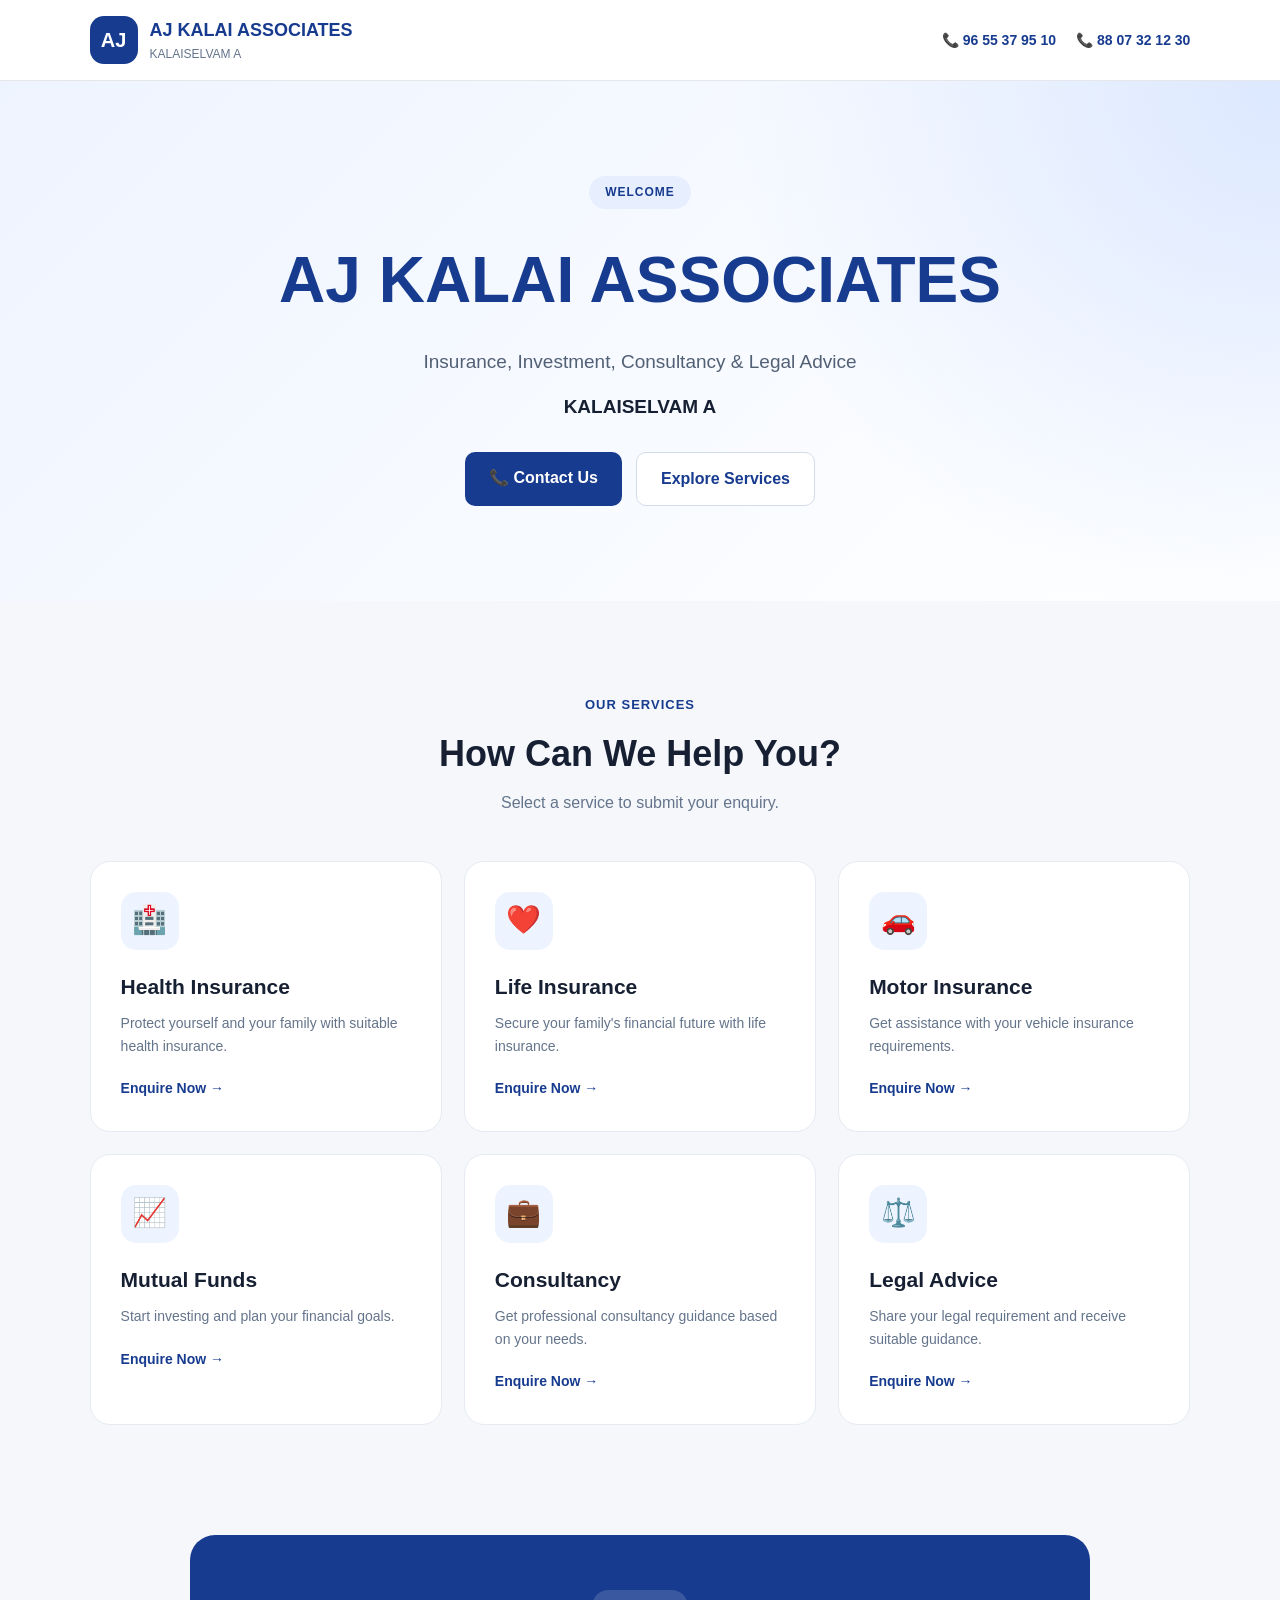
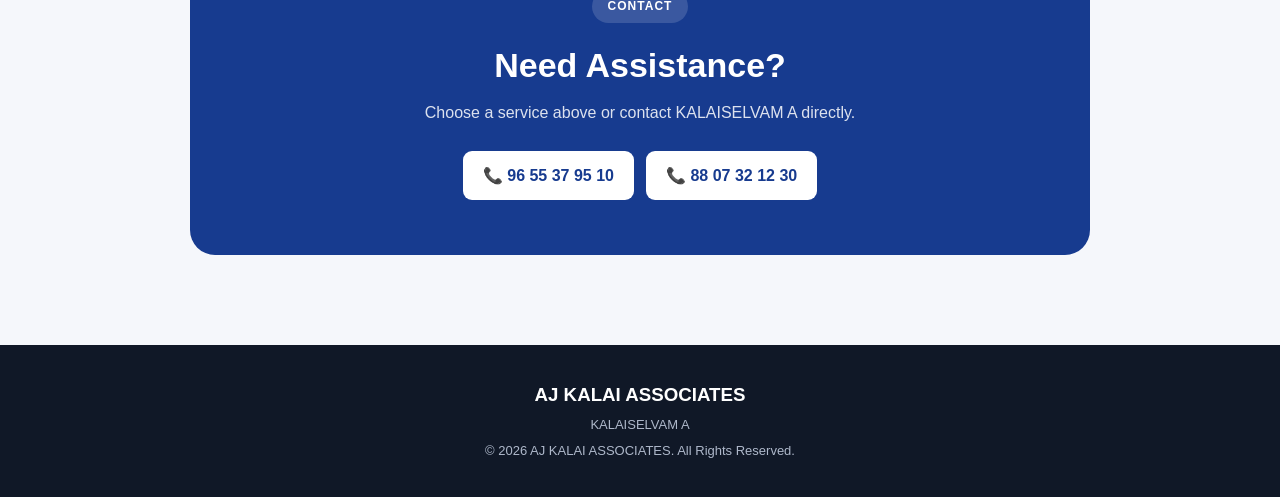
<file: index.html>
<!DOCTYPE html>
<html lang="en">
<head>
    <meta charset="UTF-8">
    <meta name="viewport" content="width=device-width, initial-scale=1.0">

    <title>AJ KALAI ASSOCIATES</title>

    <link rel="stylesheet" href="style.css">
</head>

<body>

<header class="header">
    <div class="brand">
        <div class="logo">AJ</div>
        <div>
            <h1>AJ KALAI ASSOCIATES</h1>
            <p>KALAISELVAM A</p>
        </div>
    </div>

    <div class="header-contact">
        <a href="tel:9655379510">📞 96 55 37 95 10</a>
        <a href="tel:8807321230">📞 88 07 32 12 30</a>
    </div>
</header>

<main>

<section class="hero">
    <div class="hero-content">
        <span class="badge">WELCOME</span>

        <h2>AJ KALAI ASSOCIATES</h2>

        <p>
            Insurance, Investment, Consultancy &amp; Legal Advice
        </p>

        <p class="hero-owner">
            KALAISELVAM A
        </p>

        <div class="hero-buttons">
            <a href="tel:9655379510" class="btn primary">
                📞 Contact Us
            </a>

            <a href="#services" class="btn secondary">
                Explore Services
            </a>
        </div>
    </div>
</section>


<section class="services-section" id="services">

    <div class="section-title">
        <span>OUR SERVICES</span>
        <h2>How Can We Help You?</h2>
        <p>Select a service to submit your enquiry.</p>
    </div>


    <div class="services-grid">

        <!-- Health Insurance -->
        <a href="health-insurance.html" class="service-card">
            <div class="service-icon">🏥</div>

            <h3>Health Insurance</h3>

            <p>
                Protect yourself and your family
                with suitable health insurance.
            </p>

            <span class="service-link">
                Enquire Now →
            </span>
        </a>


        <!-- Life Insurance -->
        <a href="life-insurance.html" class="service-card">
            <div class="service-icon">❤️</div>

            <h3>Life Insurance</h3>

            <p>
                Secure your family's financial future
                with life insurance.
            </p>

            <span class="service-link">
                Enquire Now →
            </span>
        </a>


        <!-- Motor Insurance -->
        <a href="motor-insurance.html" class="service-card">
            <div class="service-icon">🚗</div>

            <h3>Motor Insurance</h3>

            <p>
                Get assistance with your vehicle
                insurance requirements.
            </p>

            <span class="service-link">
                Enquire Now →
            </span>
        </a>


        <!-- Mutual Funds -->
        <a href="mutual-funds.html" class="service-card">
            <div class="service-icon">📈</div>

            <h3>Mutual Funds</h3>

            <p>
                Start investing and plan your
                financial goals.
            </p>

            <span class="service-link">
                Enquire Now →
            </span>
        </a>


        <!-- Consultancy -->
        <a href="consultancy.html" class="service-card">
            <div class="service-icon">💼</div>

            <h3>Consultancy</h3>

            <p>
                Get professional consultancy
                guidance based on your needs.
            </p>

            <span class="service-link">
                Enquire Now →
            </span>
        </a>


        <!-- Legal Advice -->
        <a href="legal-advice.html" class="service-card">
            <div class="service-icon">⚖️</div>

            <h3>Legal Advice</h3>

            <p>
                Share your legal requirement
                and receive suitable guidance.
            </p>

            <span class="service-link">
                Enquire Now →
            </span>
        </a>

    </div>

</section>


<section class="contact-section">

    <div class="contact-box">

        <span class="badge">CONTACT</span>

        <h2>Need Assistance?</h2>

        <p>
            Choose a service above or contact
            KALAISELVAM A directly.
        </p>

        <div class="phone-buttons">

            <a href="tel:9655379510">
                📞 96 55 37 95 10
            </a>

            <a href="tel:8807321230">
                📞 88 07 32 12 30
            </a>

        </div>

    </div>

</section>

</main>


<footer class="footer">

    <h3>AJ KALAI ASSOCIATES</h3>

    <p>KALAISELVAM A</p>

    <p>
        © 2026 AJ KALAI ASSOCIATES.
        All Rights Reserved.
    </p>

</footer>

<script src="script.js"></script>

</body>
</html>
</file>
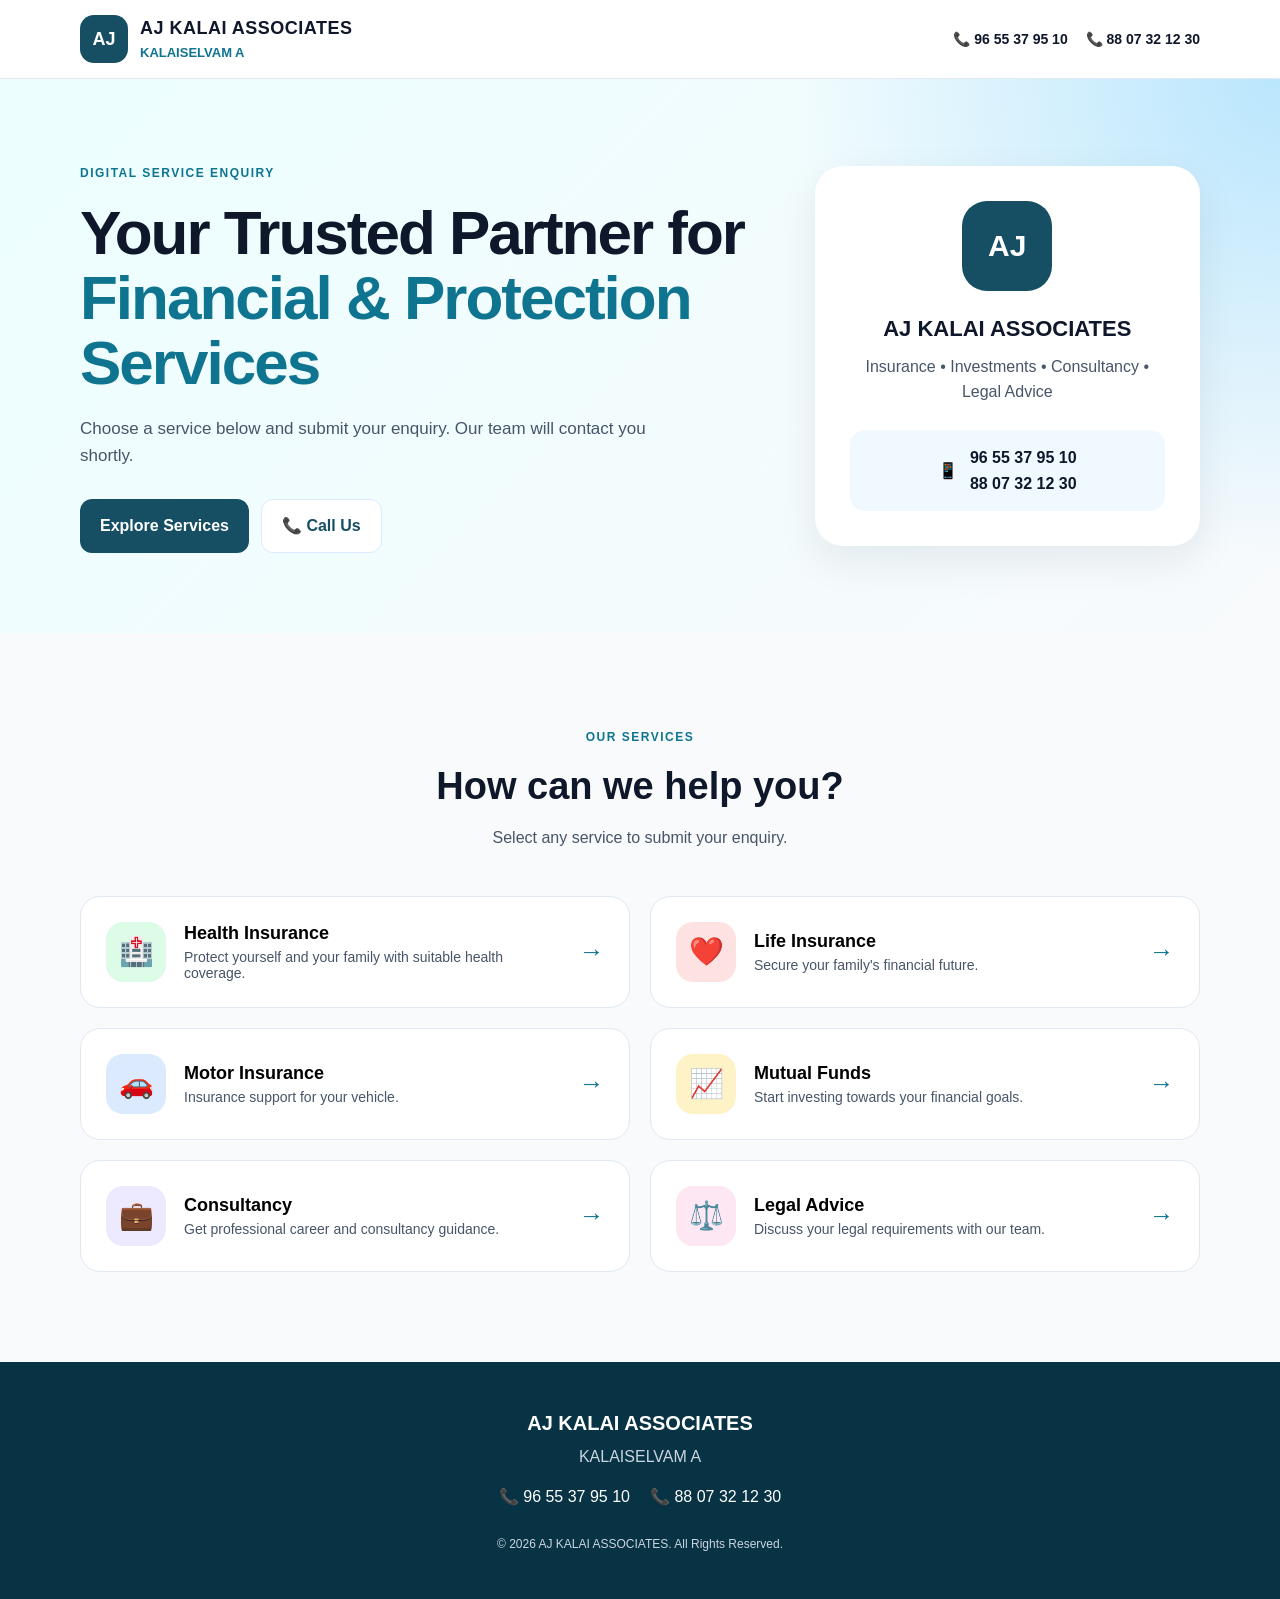
<file: version 1/index.html>
<!DOCTYPE html>
<html lang="en">
<head>
    <meta charset="UTF-8">
    <meta name="viewport" content="width=device-width, initial-scale=1.0">

    <meta name="description"
          content="AJ Kalai Associates - Insurance, Mutual Funds, Consultancy and Legal Advice">

    <title>AJ KALAI ASSOCIATES | Digital Service Enquiry</title>

    <link rel="stylesheet" href="style.css">
</head>

<body>

    <!-- ================= HEADER ================= -->
    <header class="header">
        <div class="container header-content">

            <div class="brand">
                <div class="brand-icon">AJ</div>

                <div>
                    <h1>AJ KALAI ASSOCIATES</h1>
                    <p>KALAISELVAM A</p>
                </div>
            </div>

            <div class="contact-top">
                <a href="tel:9655379510">📞 96 55 37 95 10</a>
                <a href="tel:8807321230">📞 88 07 32 12 30</a>
            </div>

        </div>
    </header>


    <!-- ================= HERO ================= -->
    <section class="hero">
        <div class="container hero-content">

            <div class="hero-text">
                <span class="badge">DIGITAL SERVICE ENQUIRY</span>

                <h2>
                    Your Trusted Partner for
                    <span>Financial & Protection Services</span>
                </h2>

                <p>
                    Choose a service below and submit your enquiry.
                    Our team will contact you shortly.
                </p>

                <div class="hero-buttons">
                    <a href="#services" class="primary-btn">
                        Explore Services
                    </a>

                    <a href="tel:9655379510" class="secondary-btn">
                        📞 Call Us
                    </a>
                </div>
            </div>

            <div class="hero-card">
                <div class="hero-card-icon">AJ</div>

                <h3>AJ KALAI ASSOCIATES</h3>

                <p>
                    Insurance • Investments • Consultancy • Legal Advice
                </p>

                <div class="phone-box">
                    <span>📱</span>
                    <div>
                        <strong>96 55 37 95 10</strong>
                        <strong>88 07 32 12 30</strong>
                    </div>
                </div>
            </div>

        </div>
    </section>


    <!-- ================= SERVICES ================= -->
    <section class="services-section" id="services">

        <div class="container">

            <div class="section-heading">
                <span class="section-label">OUR SERVICES</span>

                <h2>
                    How can we help you?
                </h2>

                <p>
                    Select any service to submit your enquiry.
                </p>
            </div>


            <div class="services-grid">

                <!-- HEALTH -->
                <button class="service-card"
                        onclick="openForm('health')">

                    <div class="service-icon health">
                        🏥
                    </div>

                    <div>
                        <h3>Health Insurance</h3>
                        <p>
                            Protect yourself and your family
                            with suitable health coverage.
                        </p>
                    </div>

                    <span class="arrow">→</span>
                </button>


                <!-- LIFE -->
                <button class="service-card"
                        onclick="openForm('life')">

                    <div class="service-icon life">
                        ❤️
                    </div>

                    <div>
                        <h3>Life Insurance</h3>
                        <p>
                            Secure your family's financial future.
                        </p>
                    </div>

                    <span class="arrow">→</span>
                </button>


                <!-- MOTOR -->
                <button class="service-card"
                        onclick="openForm('motor')">

                    <div class="service-icon motor">
                        🚗
                    </div>

                    <div>
                        <h3>Motor Insurance</h3>
                        <p>
                            Insurance support for your vehicle.
                        </p>
                    </div>

                    <span class="arrow">→</span>
                </button>


                <!-- MUTUAL FUNDS -->
                <button class="service-card"
                        onclick="openForm('mutual')">

                    <div class="service-icon mutual">
                        📈
                    </div>

                    <div>
                        <h3>Mutual Funds</h3>
                        <p>
                            Start investing towards your financial goals.
                        </p>
                    </div>

                    <span class="arrow">→</span>
                </button>


                <!-- CONSULTANCY -->
                <button class="service-card"
                        onclick="openForm('consultancy')">

                    <div class="service-icon consultancy">
                        💼
                    </div>

                    <div>
                        <h3>Consultancy</h3>
                        <p>
                            Get professional career and
                            consultancy guidance.
                        </p>
                    </div>

                    <span class="arrow">→</span>
                </button>


                <!-- LEGAL -->
                <button class="service-card"
                        onclick="openForm('legal')">

                    <div class="service-icon legal">
                        ⚖️
                    </div>

                    <div>
                        <h3>Legal Advice</h3>
                        <p>
                            Discuss your legal requirements
                            with our team.
                        </p>
                    </div>

                    <span class="arrow">→</span>
                </button>

            </div>

        </div>
    </section>


    <!-- ================= FORM SECTION ================= -->
    <section class="form-section hidden" id="formSection">

        <div class="container">

            <button class="back-btn"
                    onclick="closeForm()">
                ← Back to Services
            </button>


            <div class="form-wrapper">

                <div class="form-header">

                    <div class="form-service-icon"
                         id="formIcon">
                        🏥
                    </div>

                    <div>
                        <span class="section-label">
                            ENQUIRY FORM
                        </span>

                        <h2 id="formTitle">
                            Health Insurance
                        </h2>

                        <p id="formDescription">
                            Tell us your requirements.
                        </p>
                    </div>

                </div>


                <form id="enquiryForm">

                    <!-- SERVICE TYPE -->
                    <input type="hidden"
                           id="serviceType"
                           name="service">


                    <!-- ================= HEALTH ================= -->
                    <div id="healthForm"
                         class="service-form hidden">

                        <h3 class="form-section-title">
                            Self Details
                        </h3>

                        <div class="form-grid">

                            <div class="field">
                                <label>
                                    Gender <span>*</span>
                                </label>

                                <div class="radio-group">

                                    <label class="radio-option">
                                        <input type="radio"
                                               name="healthGender"
                                               value="Male"
                                               required>
                                        Male
                                    </label>

                                    <label class="radio-option">
                                        <input type="radio"
                                               name="healthGender"
                                               value="Female">
                                        Female
                                    </label>

                                </div>
                            </div>


                            <div class="field">
                                <label for="healthDob">
                                    Date of Birth <span>*</span>
                                </label>

                                <input type="date"
                                       id="healthDob"
                                       name="healthDob">
                            </div>

                        </div>


                        <h3 class="form-section-title">
                            Spouse Details
                        </h3>

                        <div class="form-grid">

                            <div class="field full">
                                <label for="spouseDob">
                                    Spouse Date of Birth
                                </label>

                                <input type="date"
                                       id="spouseDob"
                                       name="spouseDob">
                            </div>

                        </div>


                        <h3 class="form-section-title">
                            Children Details
                        </h3>

                        <!-- SONS -->
                        <div class="form-grid">

                            <div class="field">
                                <label for="numberOfSons">
                                    Number of Sons
                                </label>

                                <select id="numberOfSons"
                                        name="numberOfSons"
                                        onchange="updateChildrenFields()">

                                    <option value="0">0</option>
                                    <option value="1">1</option>
                                    <option value="2">2</option>

                                </select>
                            </div>

                        </div>


                        <div id="sonFields"></div>


                        <!-- DAUGHTERS -->
                        <div class="form-grid">

                            <div class="field">
                                <label for="numberOfDaughters">
                                    Number of Daughters
                                </label>

                                <select id="numberOfDaughters"
                                        name="numberOfDaughters"
                                        onchange="updateChildrenFields()">

                                    <option value="0">0</option>
                                    <option value="1">1</option>
                                    <option value="2">2</option>

                                </select>
                            </div>

                        </div>


                        <div id="daughterFields"></div>


                        <h3 class="form-section-title">
                            Contact Details
                        </h3>

                        <div class="form-grid">

                            <div class="field">
                                <label for="healthPincode">
                                    Pincode <span>*</span>
                                </label>

                                <input type="text"
                                       id="healthPincode"
                                       name="healthPincode"
                                       maxlength="6"
                                       inputmode="numeric"
                                       placeholder="Enter 6-digit pincode">
                            </div>


                            <div class="field">
                                <label for="healthMobile">
                                    Mobile Number <span>*</span>
                                </label>

                                <input type="tel"
                                       id="healthMobile"
                                       name="healthMobile"
                                       maxlength="10"
                                       inputmode="numeric"
                                       placeholder="Enter mobile number">
                            </div>

                        </div>

                    </div>


                    <!-- ================= LIFE ================= -->
                    <div id="lifeForm"
                         class="service-form hidden">

                        <h3 class="form-section-title">
                            Life Insurance Details
                        </h3>

                        <div class="form-grid">

                            <div class="field">
                                <label for="lifeName">
                                    Name <span>*</span>
                                </label>

                                <input type="text"
                                       id="lifeName"
                                       name="lifeName"
                                       placeholder="Enter your name">
                            </div>


                            <div class="field">
                                <label for="lifeDob">
                                    Date of Birth <span>*</span>
                                </label>

                                <input type="date"
                                       id="lifeDob"
                                       name="lifeDob">
                            </div>


                            <div class="field">
                                <label for="lifeMobile">
                                    Mobile Number <span>*</span>
                                </label>

                                <input type="tel"
                                       id="lifeMobile"
                                       name="lifeMobile"
                                       maxlength="10"
                                       inputmode="numeric"
                                       placeholder="Enter mobile number">
                            </div>


                            <div class="field">
                                <label for="coverage">
                                    Expected Coverage <span>*</span>
                                </label>

                                <select id="coverage"
                                        name="coverage">

                                    <option value="">
                                        Select Coverage
                                    </option>

                                    <option>₹50 Lakhs</option>
                                    <option>₹1 Crore</option>
                                    <option>₹2 Crores</option>
                                    <option>₹3 Crores</option>
                                    <option>Other</option>

                                </select>
                            </div>

                        </div>

                    </div>


                    <!-- ================= MOTOR ================= -->
                    <div id="motorForm"
                         class="service-form hidden">

                        <h3 class="form-section-title">
                            Motor Insurance Details
                        </h3>

                        <div class="form-grid">

                            <div class="field">
                                <label for="motorName">
                                    Name <span>*</span>
                                </label>

                                <input type="text"
                                       id="motorName"
                                       name="motorName"
                                       placeholder="Enter your name">
                            </div>


                            <div class="field">
                                <label for="motorMobile">
                                    Mobile Number <span>*</span>
                                </label>

                                <input type="tel"
                                       id="motorMobile"
                                       name="motorMobile"
                                       maxlength="10"
                                       inputmode="numeric"
                                       placeholder="Enter mobile number">
                            </div>


                            <div class="field">
                                <label for="vehicleType">
                                    Vehicle Type <span>*</span>
                                </label>

                                <select id="vehicleType"
                                        name="vehicleType">

                                    <option value="">
                                        Select Vehicle
                                    </option>

                                    <option>Two Wheeler</option>
                                    <option>Car</option>
                                    <option>Commercial Vehicle</option>

                                </select>
                            </div>


                            <div class="field">
                                <label for="registrationNumber">
                                    Vehicle Registration Number <span>*</span>
                                </label>

                                <input type="text"
                                       id="registrationNumber"
                                       name="registrationNumber"
                                       placeholder="Example: TN01AB1234">
                            </div>


                            <div class="field full">
                                <label for="policyExpiry">
                                    Policy Expiry Date <span>*</span>
                                </label>

                                <input type="date"
                                       id="policyExpiry"
                                       name="policyExpiry">
                            </div>

                        </div>

                    </div>


                    <!-- ================= MUTUAL FUNDS ================= -->
                    <div id="mutualForm"
                         class="service-form hidden">

                        <h3 class="form-section-title">
                            Mutual Funds Details
                        </h3>

                        <div class="form-grid">

                            <div class="field">
                                <label for="mutualName">
                                    Name <span>*</span>
                                </label>

                                <input type="text"
                                       id="mutualName"
                                       name="mutualName"
                                       placeholder="Enter your name">
                            </div>


                            <div class="field">
                                <label for="mutualDob">
                                    Date of Birth <span>*</span>
                                </label>

                                <input type="date"
                                       id="mutualDob"
                                       name="mutualDob">
                            </div>


                            <div class="field">
                                <label for="mutualMobile">
                                    Mobile Number <span>*</span>
                                </label>

                                <input type="tel"
                                       id="mutualMobile"
                                       name="mutualMobile"
                                       maxlength="10"
                                       inputmode="numeric"
                                       placeholder="Enter mobile number">
                            </div>


                            <div class="field">
                                <label for="sipAmount">
                                    Monthly SIP Amount <span>*</span>
                                </label>

                                <select id="sipAmount"
                                        name="sipAmount">

                                    <option value="">
                                        Select SIP Amount
                                    </option>

                                    <option>₹500</option>
                                    <option>₹1,000</option>
                                    <option>₹2,000</option>
                                    <option>₹5,000</option>
                                    <option>₹10,000+</option>
                                    <option>Other</option>

                                </select>
                            </div>


                            <div class="field full">
                                <label for="investmentGoal">
                                    Investment Goal <span>*</span>
                                </label>

                                <select id="investmentGoal"
                                        name="investmentGoal">

                                    <option value="">
                                        Select Goal
                                    </option>

                                    <option>Wealth Creation</option>
                                    <option>Child Education</option>
                                    <option>Retirement</option>
                                    <option>Other</option>

                                </select>
                            </div>

                        </div>

                    </div>


                    <!-- ================= CONSULTANCY ================= -->
                    <div id="consultancyForm"
                         class="service-form hidden">

                        <h3 class="form-section-title">
                            Consultancy Details
                        </h3>

                        <div class="form-grid">

                            <div class="field">
                                <label for="consultName">
                                    Name <span>*</span>
                                </label>

                                <input type="text"
                                       id="consultName"
                                       name="consultName"
                                       placeholder="Enter your name">
                            </div>


                            <div class="field">
                                <label for="consultMobile">
                                    Mobile Number <span>*</span>
                                </label>

                                <input type="tel"
                                       id="consultMobile"
                                       name="consultMobile"
                                       maxlength="10"
                                       inputmode="numeric"
                                       placeholder="Enter mobile number">
                            </div>


                            <div class="field full">
                                <label for="profession">
                                    Job / Profession <span>*</span>
                                </label>

                                <select id="profession"
                                        name="profession">

                                    <option value="">
                                        Select Profession
                                    </option>

                                    <option>IT</option>
                                    <option>Non-IT</option>
                                    <option>Teaching</option>
                                    <option>Business</option>
                                    <option>Government</option>
                                    <option>Abroad</option>
                                    <option>Other</option>

                                </select>
                            </div>

                        </div>

                    </div>


                    <!-- ================= LEGAL ================= -->
                    <div id="legalForm"
                         class="service-form hidden">

                        <h3 class="form-section-title">
                            Legal Advice Details
                        </h3>

                        <div class="form-grid">

                            <div class="field">
                                <label for="legalName">
                                    Name <span>*</span>
                                </label>

                                <input type="text"
                                       id="legalName"
                                       name="legalName"
                                       placeholder="Enter your name">
                            </div>


                            <div class="field">
                                <label for="legalMobile">
                                    Mobile Number <span>*</span>
                                </label>

                                <input type="tel"
                                       id="legalMobile"
                                       name="legalMobile"
                                       maxlength="10"
                                       inputmode="numeric"
                                       placeholder="Enter mobile number">
                            </div>


                            <div class="field full">
                                <label for="legalRequirement">
                                    Legal Requirement <span>*</span>
                                </label>

                                <select id="legalRequirement"
                                        name="legalRequirement">

                                    <option value="">
                                        Select Requirement
                                    </option>

                                    <option>Property</option>
                                    <option>Civil</option>
                                    <option>Criminal</option>
                                    <option>Family</option>
                                    <option>Documentation</option>
                                    <option>Other</option>

                                </select>
                            </div>


                            <div class="field full">
                                <label for="legalDescription">
                                    Briefly Explain Your Requirement
                                    <span>*</span>
                                </label>

                                <textarea id="legalDescription"
                                          name="legalDescription"
                                          rows="5"
                                          placeholder="Please describe your requirement..."></textarea>
                            </div>

                        </div>

                    </div>


                    <!-- ================= SUBMIT ================= -->
                    <div class="form-footer">

                        <p class="privacy-note">
                            🔒 Your information is collected only
                            for responding to your enquiry.
                        </p>

                        <button type="submit"
                                class="submit-btn">

                            SUBMIT ENQUIRY
                            <span>→</span>

                        </button>

                    </div>

                </form>

            </div>

        </div>
    </section>


    <!-- ================= SUCCESS MODAL ================= -->
    <div class="modal-overlay hidden"
         id="successModal">

        <div class="success-modal">

            <div class="success-icon">
                ✓
            </div>

            <h2>Enquiry Submitted!</h2>

            <p>
                Thank you for contacting
                <strong>AJ KALAI ASSOCIATES</strong>.
            </p>

            <p>
                Our team will contact you shortly.
            </p>

            <button class="primary-btn"
                    onclick="closeSuccessModal()">
                Done
            </button>

        </div>

    </div>


    <!-- ================= FOOTER ================= -->
    <footer class="footer">

        <div class="container">

            <h3>AJ KALAI ASSOCIATES</h3>

            <p>
                KALAISELVAM A
            </p>

            <div class="footer-contact">
                <a href="tel:9655379510">
                    📞 96 55 37 95 10
                </a>

                <a href="tel:8807321230">
                    📞 88 07 32 12 30
                </a>
            </div>

            <p class="copyright">
                © 2026 AJ KALAI ASSOCIATES. All Rights Reserved.
            </p>

        </div>

    </footer>


    <script src="script.js"></script>

</body>
</html>
</file>
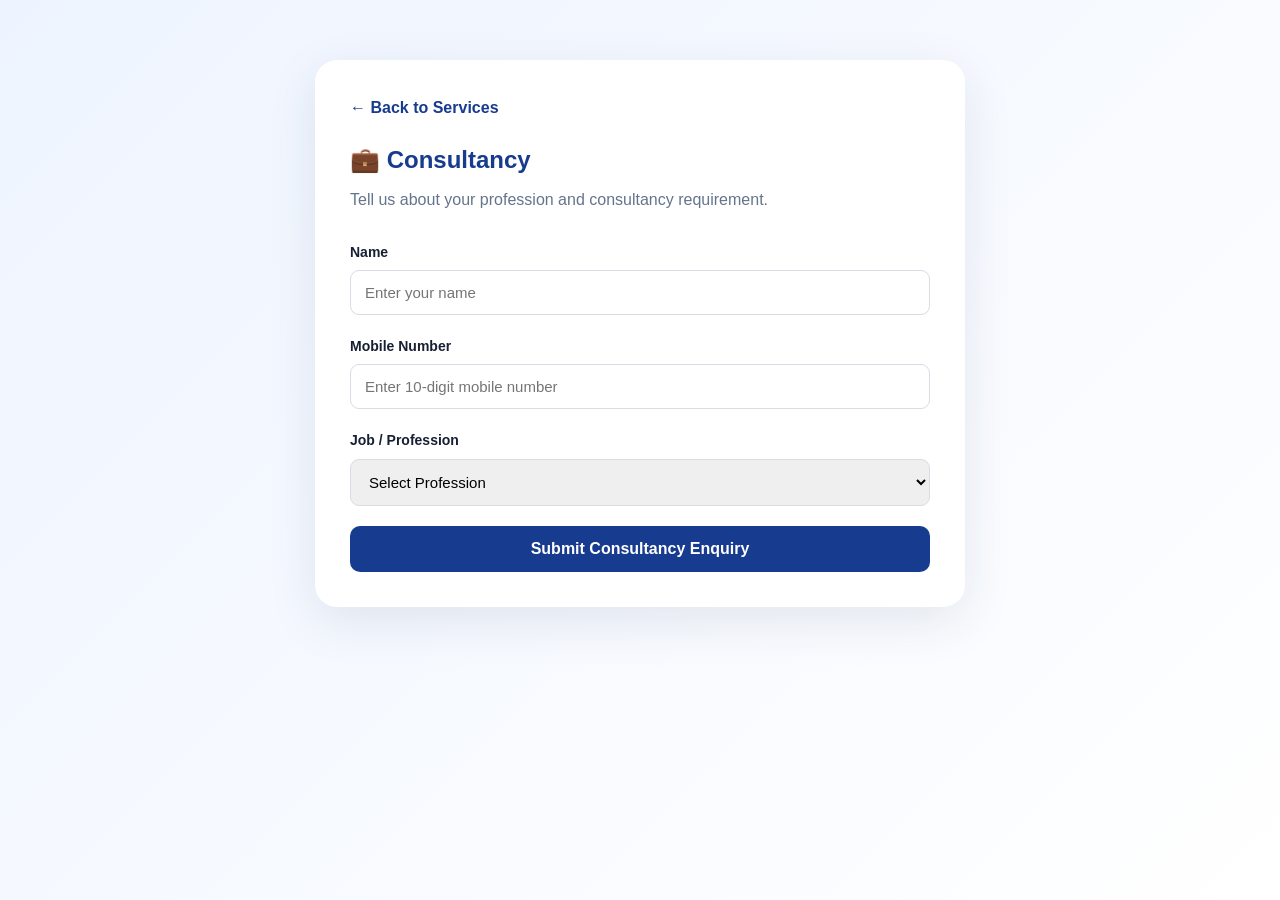
<file: consultancy.html>
<!DOCTYPE html>
<html lang="en">

<head>

    <meta charset="UTF-8">

    <meta
        name="viewport"
        content="width=device-width, initial-scale=1.0"
    >

    <title>Consultancy | AJ KALAI ASSOCIATES</title>

    <link rel="stylesheet" href="style.css">

</head>

<body>

<section class="form-page">

    <div class="form-container">

        <a href="index.html" class="back-link">
            ← Back to Services
        </a>

        <h1>💼 Consultancy</h1>

        <p class="subtitle">
            Tell us about your profession and consultancy requirement.
        </p>


        <div
            id="successMessage"
            class="success-message"
        ></div>


        <form
            class="service-form"
            data-service="consultancy"
        >

            <div class="form-group">

                <label for="name">
                    Name
                </label>

                <input
                    type="text"
                    id="name"
                    name="name"
                    placeholder="Enter your name"
                    required
                >

            </div>


            <div class="form-group">

                <label for="mobile">
                    Mobile Number
                </label>

                <input
                    type="tel"
                    id="mobile"
                    name="mobile"
                    maxlength="10"
                    inputmode="numeric"
                    placeholder="Enter 10-digit mobile number"
                    required
                >

            </div>


            <div class="form-group">

                <label for="profession">
                    Job / Profession
                </label>

                <select
                    id="profession"
                    name="profession"
                    required
                >

                    <option value="">
                        Select Profession
                    </option>

                    <option value="IT">
                        IT
                    </option>

                    <option value="Non-IT">
                        Non-IT
                    </option>

                    <option value="Teaching">
                        Teaching
                    </option>

                    <option value="Business">
                        Business
                    </option>

                    <option value="Government">
                        Government
                    </option>

                    <option value="Abroad">
                        Abroad
                    </option>

                    <option value="Other">
                        Other
                    </option>

                </select>

            </div>


            <button
                type="submit"
                class="submit-btn"
            >
                Submit Consultancy Enquiry
            </button>

        </form>

    </div>

</section>


<script src="script.js"></script>

</body>
</html>
</file>
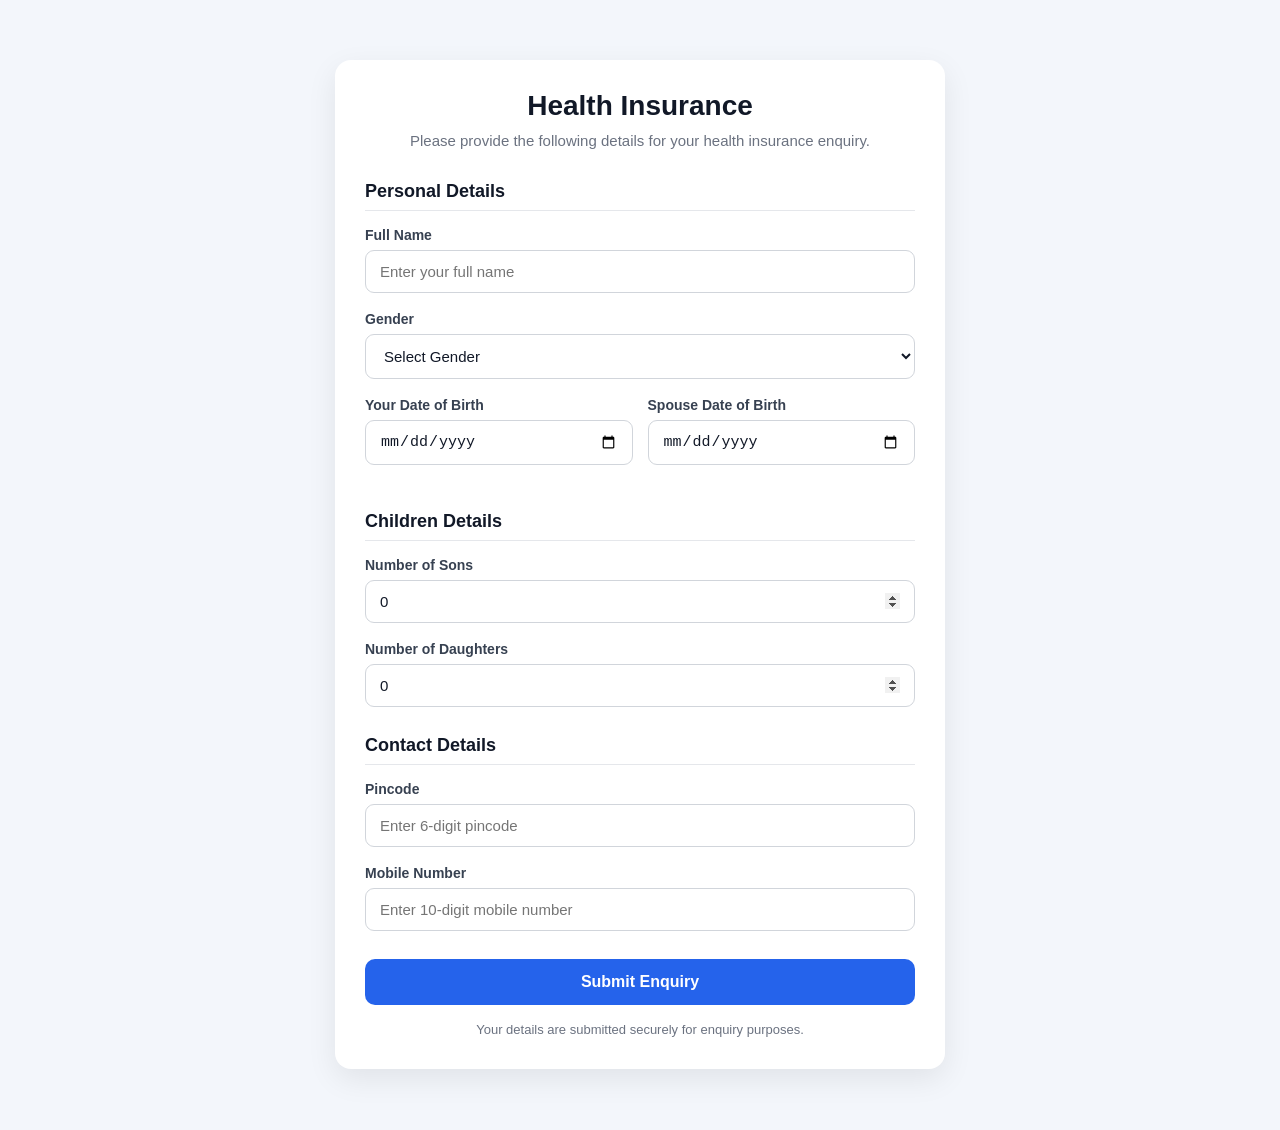
<file: health-insurance.html>
<!DOCTYPE html>
<html lang="en">

<head>

    <meta charset="UTF-8">

    <meta
        name="viewport"
        content="width=device-width, initial-scale=1.0"
    >

    <title>
        Health Insurance - AJ KALAI ASSOCIATES
    </title>


    <style>

        * {
            box-sizing: border-box;
        }


        body {

            margin: 0;

            padding: 0;

            font-family:
                Arial,
                Helvetica,
                sans-serif;

            background: #f3f6fb;

            color: #1f2937;
        }


        .container {

            width: 100%;

            max-width: 650px;

            margin: 40px auto;

            padding: 20px;
        }


        .form-card {

            background: #ffffff;

            border-radius: 16px;

            padding: 30px;

            box-shadow:
                0 10px 30px
                rgba(0, 0, 0, 0.08);
        }


        .header {

            text-align: center;

            margin-bottom: 28px;
        }


        .header h1 {

            margin: 0 0 8px;

            font-size: 28px;

            color: #111827;
        }


        .header p {

            margin: 0;

            color: #6b7280;

            font-size: 15px;

            line-height: 1.5;
        }


        .form-group {

            margin-bottom: 18px;
        }


        label {

            display: block;

            margin-bottom: 7px;

            font-size: 14px;

            font-weight: 600;

            color: #374151;
        }


        input,
        select {

            width: 100%;

            padding: 12px 14px;

            border:
                1px solid #d1d5db;

            border-radius: 9px;

            font-size: 15px;

            outline: none;

            background: #ffffff;

            color: #111827;
        }


        input:focus,
        select:focus {

            border-color: #2563eb;

            box-shadow:
                0 0 0 3px
                rgba(37, 99, 235, 0.10);
        }


        input[type="number"] {

            appearance: auto;

            -moz-appearance: textfield;
        }


        input[type="number"]::-webkit-inner-spin-button,
        input[type="number"]::-webkit-outer-spin-button {

            opacity: 1;
        }


        .row {

            display: grid;

            grid-template-columns:
                1fr 1fr;

            gap: 15px;
        }


        .section-title {

            margin:
                28px 0 16px;

            padding-bottom: 8px;

            border-bottom:
                1px solid #e5e7eb;

            font-size: 18px;

            color: #111827;
        }


        .submit-btn {

            width: 100%;

            border: none;

            border-radius: 10px;

            padding: 14px 20px;

            margin-top: 10px;

            background: #2563eb;

            color: #ffffff;

            font-size: 16px;

            font-weight: 700;

            cursor: pointer;

            transition:
                background 0.2s ease,
                transform 0.1s ease;
        }


        .submit-btn:hover {

            background: #1d4ed8;
        }


        .submit-btn:active {

            transform: scale(0.99);
        }


        .note {

            margin-top: 15px;

            text-align: center;

            color: #6b7280;

            font-size: 13px;

            line-height: 1.5;
        }


        #successMessage {

            display: none;

            margin-bottom: 18px;

            padding: 12px 15px;

            border-radius: 8px;

            background: #dcfce7;

            color: #166534;

            font-size: 14px;

            text-align: center;
        }


        #successMessage.error {

            background: #fee2e2;

            color: #991b1b;
        }


        @media (max-width: 600px) {

            .container {

                margin:
                    15px auto;

                padding: 12px;
            }


            .form-card {

                padding:
                    22px 18px;
            }


            .header h1 {

                font-size: 24px;
            }


            .row {

                grid-template-columns:
                    1fr;

                gap: 0;
            }

        }

    </style>

</head>


<body>


    <div class="container">


        <div class="form-card">


            <!-- =========================================
                 HEADER
                 ========================================= -->

            <div class="header">

                <h1>
                    Health Insurance
                </h1>

                <p>
                    Please provide the following
                    details for your health insurance
                    enquiry.
                </p>

            </div>


            <!-- =========================================
                 SUCCESS / ERROR MESSAGE
                 ========================================= -->

            <div
                id="successMessage">
            </div>


            <!-- =========================================
                 HEALTH INSURANCE FORM
                 ========================================= -->

            <form
                class="service-form"
                data-service="health"
                novalidate
            >


                <!-- =====================================
                     PERSONAL DETAILS
                     ===================================== -->

                <h2 class="section-title">
                    Personal Details
                </h2>


                <!-- Full Name -->

                <div class="form-group">

                    <label for="name">
                        Full Name
                    </label>

                    <input
                        type="text"
                        id="name"
                        name="name"
                        placeholder="Enter your full name"
                        autocomplete="name"
                        required
                    >

                </div>


                <!-- Gender -->

                <div class="form-group">

                    <label for="gender">
                        Gender
                    </label>

                    <select
                        id="gender"
                        name="gender"
                        required
                    >

                        <option value="">
                            Select Gender
                        </option>

                        <option value="Male">
                            Male
                        </option>

                        <option value="Female">
                            Female
                        </option>

                        <option value="Other">
                            Other
                        </option>

                    </select>

                </div>


                <!-- =====================================
                     DATE OF BIRTH
                     ===================================== -->

                <div class="row">


                    <!-- Self DOB -->

                    <div class="form-group">

                        <label for="selfDob">
                            Your Date of Birth
                        </label>

                        <input
                            type="date"
                            id="selfDob"
                            name="selfDob"
                            required
                        >

                    </div>


                    <!-- Spouse DOB -->

                    <div class="form-group">

                        <label for="spouseDob">
                            Spouse Date of Birth
                        </label>

                        <input
                            type="date"
                            id="spouseDob"
                            name="spouseDob"
                        >

                    </div>


                </div>


                <!-- =====================================
                     CHILDREN DETAILS
                     ===================================== -->

                <h2 class="section-title">
                    Children Details
                </h2>


                <!-- Son Count -->

                <div class="form-group">

                    <label for="sonCount">
                        Number of Sons
                    </label>

                    <input
                        type="number"
                        id="sonCount"
                        name="sonCount"
                        min="0"
                        step="1"
                        value="0"
                        inputmode="numeric"
                    >

                </div>


                <!-- Daughter Count -->

                <div class="form-group">

                    <label for="daughterCount">
                        Number of Daughters
                    </label>

                    <input
                        type="number"
                        id="daughterCount"
                        name="daughterCount"
                        min="0"
                        step="1"
                        value="0"
                        inputmode="numeric"
                    >

                </div>


                <!-- =====================================
                     CONTACT DETAILS
                     ===================================== -->

                <h2 class="section-title">
                    Contact Details
                </h2>


                <!-- Pincode -->

                <div class="form-group">

                    <label for="pincode">
                        Pincode
                    </label>

                    <input
                        type="text"
                        id="pincode"
                        name="pincode"
                        placeholder="Enter 6-digit pincode"
                        inputmode="numeric"
                        maxlength="6"
                        pattern="[0-9]{6}"
                        required
                    >

                </div>


                <!-- Mobile -->

                <div class="form-group">

                    <label for="mobile">
                        Mobile Number
                    </label>

                    <input
                        type="tel"
                        id="mobile"
                        name="mobile"
                        placeholder="Enter 10-digit mobile number"
                        inputmode="numeric"
                        maxlength="10"
                        autocomplete="tel"
                        required
                    >

                </div>


                <!-- =====================================
                     SUBMIT BUTTON
                     ===================================== -->

                <button
                    type="submit"
                    class="submit-btn"
                >

                    Submit Enquiry

                </button>


                <!-- Information -->

                <div class="note">

                    Your details are submitted securely
                    for enquiry purposes.

                </div>


            </form>


        </div>


    </div>


    <!-- =============================================
         JAVASCRIPT
         ============================================= -->

    <script src="script.js"></script>


</body>

</html>
</file>
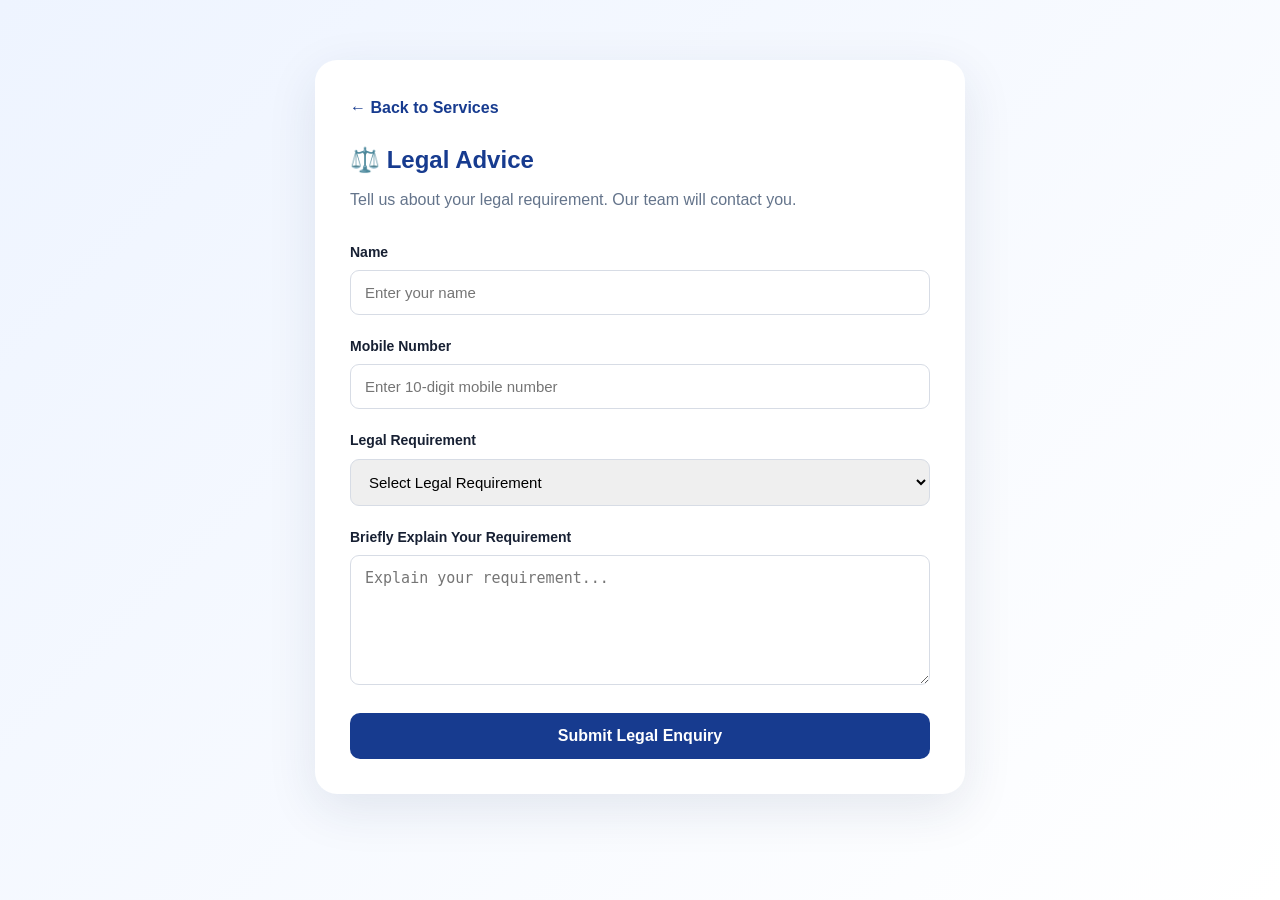
<file: legal-advice.html>
<!DOCTYPE html>
<html lang="en">

<head>

    <meta charset="UTF-8">

    <meta
        name="viewport"
        content="width=device-width, initial-scale=1.0"
    >

    <title>Legal Advice | AJ KALAI ASSOCIATES</title>

    <link rel="stylesheet" href="style.css">

</head>

<body>

<section class="form-page">

    <div class="form-container">

        <a href="index.html" class="back-link">
            ← Back to Services
        </a>

        <h1>⚖️ Legal Advice</h1>

        <p class="subtitle">
            Tell us about your legal requirement.
            Our team will contact you.
        </p>


        <div
            id="successMessage"
            class="success-message"
        ></div>


        <form
            class="service-form"
            data-service="legal"
        >

            <div class="form-group">

                <label for="name">
                    Name
                </label>

                <input
                    type="text"
                    id="name"
                    name="name"
                    placeholder="Enter your name"
                    required
                >

            </div>


            <div class="form-group">

                <label for="mobile">
                    Mobile Number
                </label>

                <input
                    type="tel"
                    id="mobile"
                    name="mobile"
                    maxlength="10"
                    inputmode="numeric"
                    placeholder="Enter 10-digit mobile number"
                    required
                >

            </div>


            <div class="form-group">

                <label for="requirement">
                    Legal Requirement
                </label>

                <select
                    id="requirement"
                    name="requirement"
                    required
                >

                    <option value="">
                        Select Legal Requirement
                    </option>

                    <option value="Property">
                        Property
                    </option>

                    <option value="Civil">
                        Civil
                    </option>

                    <option value="Criminal">
                        Criminal
                    </option>

                    <option value="Family">
                        Family
                    </option>

                    <option value="Documentation">
                        Documentation
                    </option>

                    <option value="Other">
                        Other
                    </option>

                </select>

            </div>


            <div class="form-group">

                <label for="description">
                    Briefly Explain Your Requirement
                </label>

                <textarea
                    id="description"
                    name="description"
                    placeholder="Explain your requirement..."
                    required
                ></textarea>

            </div>


            <button
                type="submit"
                class="submit-btn"
            >
                Submit Legal Enquiry
            </button>

        </form>

    </div>

</section>


<script src="script.js"></script>

</body>
</html>
</file>
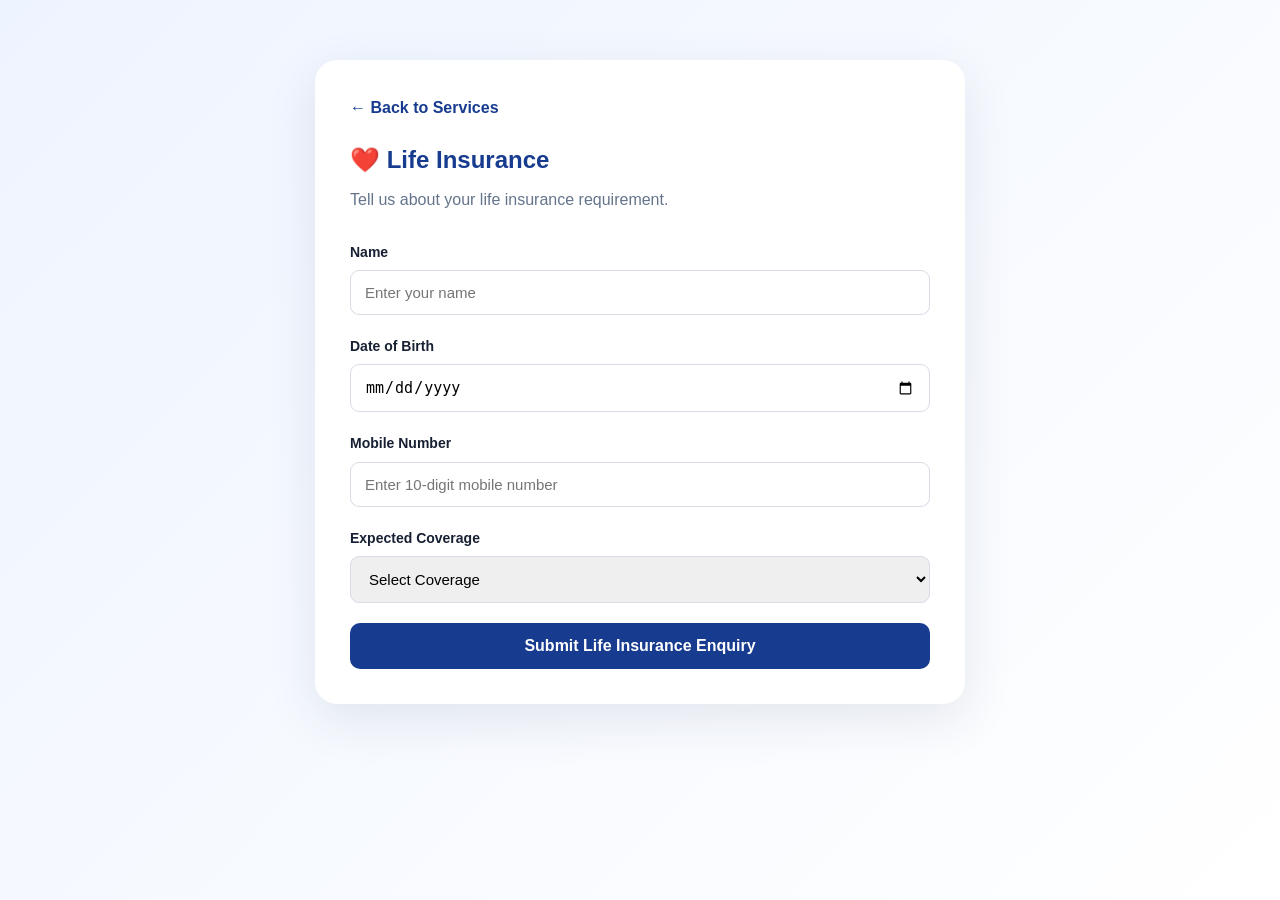
<file: life-insurance.html>
<!DOCTYPE html>
<html lang="en">

<head>

    <meta charset="UTF-8">

    <meta
        name="viewport"
        content="width=device-width, initial-scale=1.0"
    >

    <title>Life Insurance | AJ KALAI ASSOCIATES</title>

    <link rel="stylesheet" href="style.css">

</head>

<body>

<section class="form-page">

    <div class="form-container">

        <a href="index.html" class="back-link">
            ← Back to Services
        </a>

        <h1>❤️ Life Insurance</h1>

        <p class="subtitle">
            Tell us about your life insurance requirement.
        </p>


        <div
            id="successMessage"
            class="success-message"
        ></div>


        <form
            class="service-form"
            data-service="life"
        >

            <div class="form-group">

                <label for="name">
                    Name
                </label>

                <input
                    type="text"
                    id="name"
                    name="name"
                    placeholder="Enter your name"
                    required
                >

            </div>


            <div class="form-group">

                <label for="dob">
                    Date of Birth
                </label>

                <input
                    type="date"
                    id="dob"
                    name="dob"
                    required
                >

            </div>


            <div class="form-group">

                <label for="mobile">
                    Mobile Number
                </label>

                <input
                    type="tel"
                    id="mobile"
                    name="mobile"
                    maxlength="10"
                    inputmode="numeric"
                    placeholder="Enter 10-digit mobile number"
                    required
                >

            </div>


            <div class="form-group">

                <label for="coverage">
                    Expected Coverage
                </label>

                <select
                    id="coverage"
                    name="coverage"
                    required
                >

                    <option value="">
                        Select Coverage
                    </option>

                    <option value="₹50 Lakhs">
                        ₹50 Lakhs
                    </option>

                    <option value="₹1 Crore">
                        ₹1 Crore
                    </option>

                    <option value="₹2 Crores">
                        ₹2 Crores
                    </option>

                    <option value="₹3 Crores">
                        ₹3 Crores
                    </option>

                    <option value="Other">
                        Other
                    </option>

                </select>

            </div>


            <button
                type="submit"
                class="submit-btn"
            >
                Submit Life Insurance Enquiry
            </button>

        </form>

    </div>

</section>


<script src="script.js"></script>

</body>
</html>
</file>
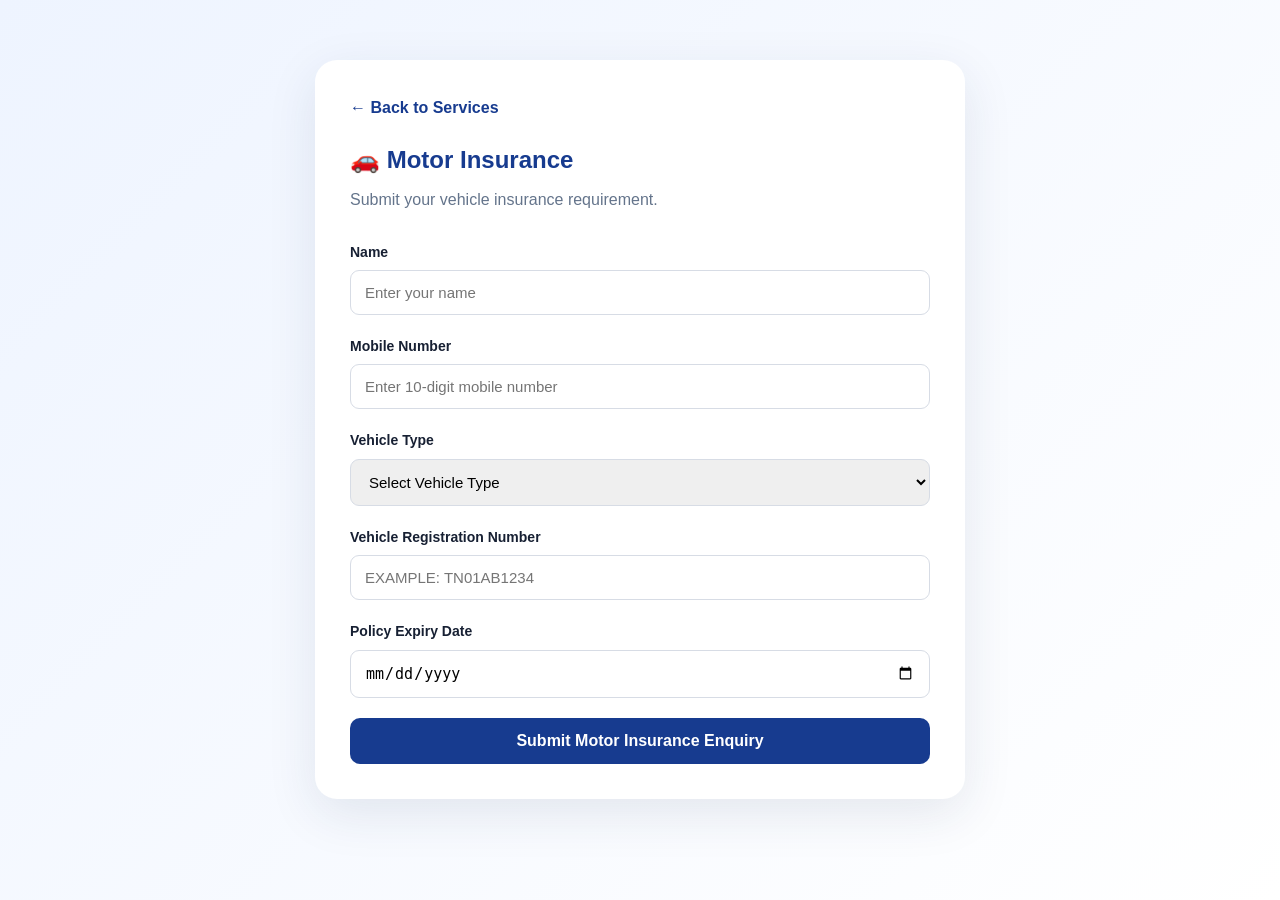
<file: motor-insurance.html>
<!DOCTYPE html>
<html lang="en">

<head>

    <meta charset="UTF-8">

    <meta
        name="viewport"
        content="width=device-width, initial-scale=1.0"
    >

    <title>Motor Insurance | AJ KALAI ASSOCIATES</title>

    <link rel="stylesheet" href="style.css">

</head>

<body>

<section class="form-page">

    <div class="form-container">

        <a href="index.html" class="back-link">
            ← Back to Services
        </a>

        <h1>🚗 Motor Insurance</h1>

        <p class="subtitle">
            Submit your vehicle insurance requirement.
        </p>


        <div
            id="successMessage"
            class="success-message"
        ></div>


        <form
            class="service-form"
            data-service="motor"
        >

            <div class="form-group">

                <label for="name">
                    Name
                </label>

                <input
                    type="text"
                    id="name"
                    name="name"
                    placeholder="Enter your name"
                    required
                >

            </div>


            <div class="form-group">

                <label for="mobile">
                    Mobile Number
                </label>

                <input
                    type="tel"
                    id="mobile"
                    name="mobile"
                    maxlength="10"
                    inputmode="numeric"
                    placeholder="Enter 10-digit mobile number"
                    required
                >

            </div>


            <div class="form-group">

                <label for="vehicleType">
                    Vehicle Type
                </label>

                <select
                    id="vehicleType"
                    name="vehicleType"
                    required
                >

                    <option value="">
                        Select Vehicle Type
                    </option>

                    <option value="Two Wheeler">
                        Two Wheeler
                    </option>

                    <option value="Car">
                        Car
                    </option>

                    <option value="Commercial Vehicle">
                        Commercial Vehicle
                    </option>

                </select>

            </div>


            <div class="form-group">

                <label for="registration">
                    Vehicle Registration Number
                </label>

                <input
                    type="text"
                    id="registration"
                    name="registration"
                    placeholder="Example: TN01AB1234"
                    style="text-transform: uppercase;"
                    required
                >

            </div>


            <div class="form-group">

                <label for="expiry">
                    Policy Expiry Date
                </label>

                <input
                    type="date"
                    id="expiry"
                    name="expiry"
                    required
                >

            </div>


            <button
                type="submit"
                class="submit-btn"
            >
                Submit Motor Insurance Enquiry
            </button>

        </form>

    </div>

</section>


<script src="script.js"></script>

</body>
</html>
</file>
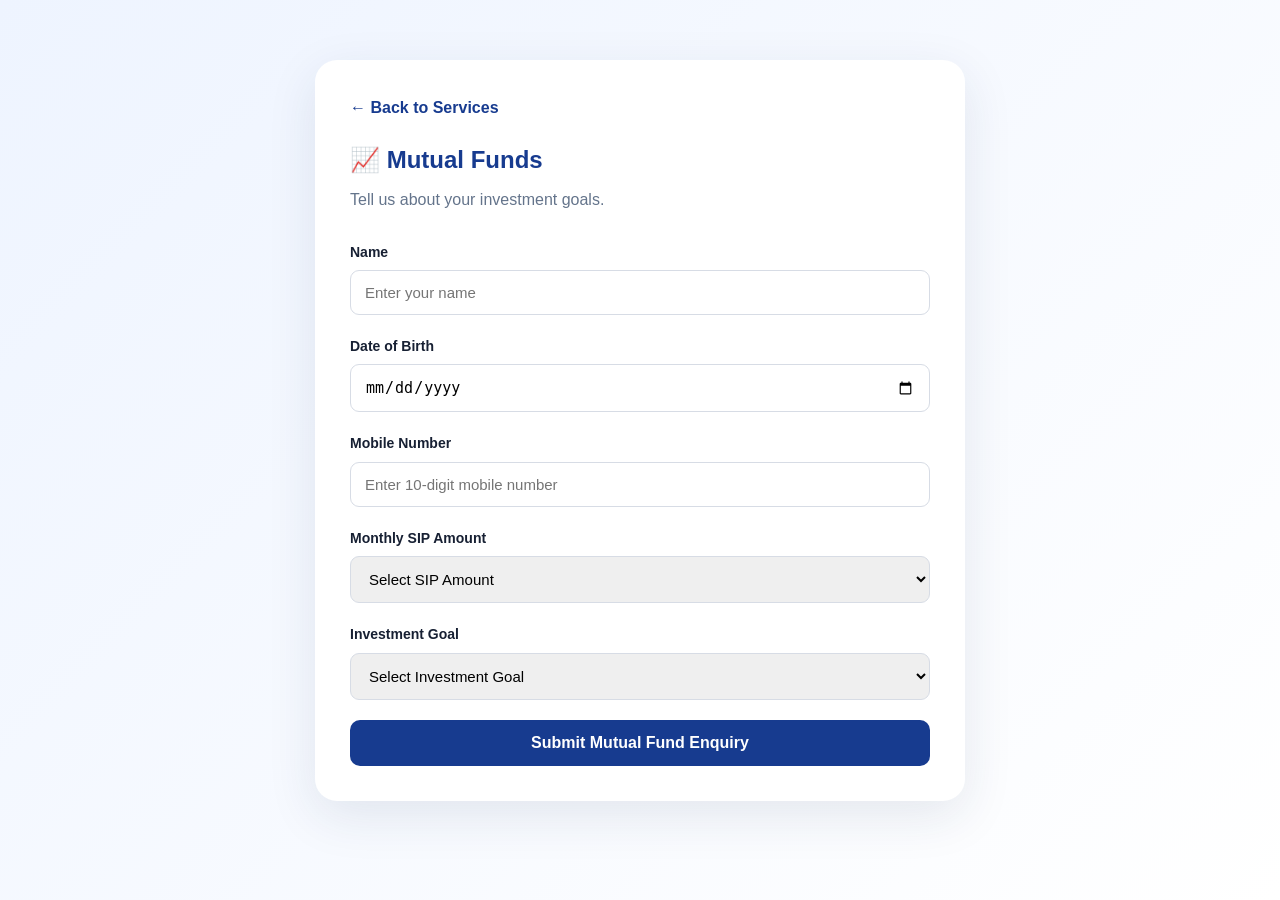
<file: mutual-funds.html>
<!DOCTYPE html>
<html lang="en">

<head>

    <meta charset="UTF-8">

    <meta
        name="viewport"
        content="width=device-width, initial-scale=1.0"
    >

    <title>Mutual Funds | AJ KALAI ASSOCIATES</title>

    <link rel="stylesheet" href="style.css">

</head>

<body>

<section class="form-page">

    <div class="form-container">

        <a href="index.html" class="back-link">
            ← Back to Services
        </a>

        <h1>📈 Mutual Funds</h1>

        <p class="subtitle">
            Tell us about your investment goals.
        </p>


        <div
            id="successMessage"
            class="success-message"
        ></div>


        <form
            class="service-form"
            data-service="mutual"
        >

            <div class="form-group">

                <label for="name">
                    Name
                </label>

                <input
                    type="text"
                    id="name"
                    name="name"
                    placeholder="Enter your name"
                    required
                >

            </div>


            <div class="form-group">

                <label for="dob">
                    Date of Birth
                </label>

                <input
                    type="date"
                    id="dob"
                    name="dob"
                    required
                >

            </div>


            <div class="form-group">

                <label for="mobile">
                    Mobile Number
                </label>

                <input
                    type="tel"
                    id="mobile"
                    name="mobile"
                    maxlength="10"
                    inputmode="numeric"
                    placeholder="Enter 10-digit mobile number"
                    required
                >

            </div>


            <div class="form-group">

                <label for="sip">
                    Monthly SIP Amount
                </label>

                <select
                    id="sip"
                    name="sip"
                    required
                >

                    <option value="">
                        Select SIP Amount
                    </option>

                    <option value="₹500">
                        ₹500
                    </option>

                    <option value="₹1,000">
                        ₹1,000
                    </option>

                    <option value="₹2,000">
                        ₹2,000
                    </option>

                    <option value="₹5,000">
                        ₹5,000
                    </option>

                    <option value="₹10,000+">
                        ₹10,000+
                    </option>

                    <option value="Other">
                        Other
                    </option>

                </select>

            </div>


            <div class="form-group">

                <label for="goal">
                    Investment Goal
                </label>

                <select
                    id="goal"
                    name="goal"
                    required
                >

                    <option value="">
                        Select Investment Goal
                    </option>

                    <option value="Wealth Creation">
                        Wealth Creation
                    </option>

                    <option value="Child Education">
                        Child Education
                    </option>

                    <option value="Retirement">
                        Retirement
                    </option>

                    <option value="Other">
                        Other
                    </option>

                </select>

            </div>


            <button
                type="submit"
                class="submit-btn"
            >
                Submit Mutual Fund Enquiry
            </button>

        </form>

    </div>

</section>


<script src="script.js"></script>

</body>
</html>
</file>
<file: style.css>
* {
    margin: 0;
    padding: 0;
    box-sizing: border-box;
}

html {
    scroll-behavior: smooth;
}

body {
    font-family: Arial, Helvetica, sans-serif;
    background: #f5f7fb;
    color: #172033;
    line-height: 1.6;
}


/* HEADER */

.header {
    position: sticky;
    top: 0;
    z-index: 1000;

    display: flex;
    justify-content: space-between;
    align-items: center;

    padding: 16px 7%;

    background: rgba(255,255,255,0.96);
    backdrop-filter: blur(12px);

    border-bottom: 1px solid #e5e7eb;
}

.brand {
    display: flex;
    align-items: center;
    gap: 12px;
}

.logo {
    width: 48px;
    height: 48px;

    display: flex;
    justify-content: center;
    align-items: center;

    border-radius: 14px;

    background: #173b8f;
    color: white;

    font-size: 20px;
    font-weight: 800;
}

.brand h1 {
    font-size: 18px;
    color: #173b8f;
}

.brand p {
    font-size: 12px;
    color: #64748b;
}

.header-contact {
    display: flex;
    gap: 20px;
}

.header-contact a {
    text-decoration: none;
    color: #173b8f;
    font-weight: 600;
    font-size: 14px;
}


/* HERO */

.hero {
    min-height: 520px;

    display: flex;
    justify-content: center;
    align-items: center;

    text-align: center;

    padding: 70px 20px;

    background:
        radial-gradient(circle at top right, #dce8ff, transparent 40%),
        linear-gradient(135deg, #eef4ff, #ffffff);
}

.hero-content {
    max-width: 800px;
}

.badge {
    display: inline-block;

    padding: 7px 16px;

    border-radius: 30px;

    background: #e7efff;
    color: #173b8f;

    font-size: 12px;
    font-weight: 800;
    letter-spacing: 1px;
}

.hero h2 {
    margin-top: 20px;

    font-size: clamp(34px, 6vw, 64px);

    color: #173b8f;
}

.hero p {
    margin-top: 15px;

    font-size: 19px;
    color: #526075;
}

.hero-owner {
    font-weight: 700;
    color: #172033 !important;
}

.hero-buttons {
    margin-top: 30px;

    display: flex;
    justify-content: center;
    gap: 14px;

    flex-wrap: wrap;
}

.btn {
    padding: 13px 24px;

    border-radius: 10px;

    text-decoration: none;

    font-weight: 700;
}

.btn.primary {
    background: #173b8f;
    color: white;
}

.btn.secondary {
    background: white;
    color: #173b8f;

    border: 1px solid #d4dbea;
}


/* SERVICES */

.services-section {
    padding: 90px 7%;
}

.section-title {
    text-align: center;
    max-width: 650px;
    margin: auto;
}

.section-title span {
    color: #173b8f;
    font-size: 13px;
    font-weight: 800;
    letter-spacing: 1px;
}

.section-title h2 {
    margin-top: 8px;
    font-size: 36px;
}

.section-title p {
    margin-top: 8px;
    color: #64748b;
}

.services-grid {
    margin-top: 45px;

    display: grid;

    grid-template-columns:
        repeat(3, minmax(0, 1fr));

    gap: 22px;
}

.service-card {
    display: block;

    padding: 30px;

    background: white;

    border: 1px solid #e6eaf1;

    border-radius: 20px;

    text-decoration: none;

    color: inherit;

    transition:
        transform .25s ease,
        box-shadow .25s ease;
}

.service-card:hover {
    transform: translateY(-7px);

    box-shadow:
        0 18px 45px rgba(25, 45, 90, .12);
}

.service-icon {
    width: 58px;
    height: 58px;

    display: flex;
    justify-content: center;
    align-items: center;

    border-radius: 15px;

    background: #eef4ff;

    font-size: 28px;
}

.service-card h3 {
    margin-top: 20px;
    font-size: 21px;
}

.service-card p {
    margin-top: 9px;

    color: #64748b;

    font-size: 14px;
}

.service-link {
    display: inline-block;

    margin-top: 20px;

    color: #173b8f;

    font-weight: 700;

    font-size: 14px;
}


/* CONTACT */

.contact-section {
    padding: 20px 7% 90px;
}

.contact-box {
    max-width: 900px;
    margin: auto;

    padding: 55px 25px;

    text-align: center;

    background: #173b8f;
    color: white;

    border-radius: 25px;
}

.contact-box .badge {
    background: rgba(255,255,255,.15);
    color: white;
}

.contact-box h2 {
    margin-top: 15px;
    font-size: 34px;
}

.contact-box p {
    margin-top: 8px;
    opacity: .85;
}

.phone-buttons {
    margin-top: 25px;

    display: flex;
    justify-content: center;
    gap: 12px;

    flex-wrap: wrap;
}

.phone-buttons a {
    padding: 12px 20px;

    background: white;

    color: #173b8f;

    border-radius: 9px;

    text-decoration: none;

    font-weight: 700;
}


/* FOOTER */

.footer {
    padding: 35px 20px;

    text-align: center;

    background: #101827;

    color: white;
}

.footer h3 {
    color: white;
}

.footer p {
    margin-top: 5px;

    color: #aeb8ca;

    font-size: 13px;
}


/* FORM PAGES */

.form-page {
    min-height: 100vh;

    padding: 60px 20px;

    background:
        linear-gradient(
            135deg,
            #eef4ff,
            #ffffff
        );
}

.form-container {
    max-width: 650px;

    margin: auto;

    background: white;

    padding: 35px;

    border-radius: 22px;

    box-shadow:
        0 15px 50px rgba(25,45,90,.10);
}

.form-container h1 {
    color: #173b8f;

    margin-bottom: 8px;
}

.form-container .subtitle {
    color: #64748b;

    margin-bottom: 28px;
}

.form-group {
    margin-bottom: 20px;
}

.form-group label {
    display: block;

    margin-bottom: 7px;

    font-weight: 700;

    font-size: 14px;
}

.form-group input,
.form-group select,
.form-group textarea {
    width: 100%;

    padding: 13px 14px;

    border: 1px solid #d7dce5;

    border-radius: 9px;

    font-size: 15px;

    outline: none;
}

.form-group input:focus,
.form-group select:focus,
.form-group textarea:focus {
    border-color: #173b8f;

    box-shadow:
        0 0 0 3px rgba(23,59,143,.08);
}

.form-group textarea {
    min-height: 130px;

    resize: vertical;
}

.submit-btn {
    width: 100%;

    padding: 14px;

    border: none;

    border-radius: 10px;

    background: #173b8f;

    color: white;

    font-size: 16px;

    font-weight: 700;

    cursor: pointer;
}

.submit-btn:hover {
    background: #102e72;
}

.back-link {
    display: inline-block;

    margin-bottom: 20px;

    color: #173b8f;

    text-decoration: none;

    font-weight: 700;
}

.dynamic-fields {
    margin-top: 10px;
}


/* SUCCESS */

.success-message {
    display: none;

    padding: 15px;

    margin-bottom: 20px;

    border-radius: 10px;

    background: #e9f9ef;

    color: #18713b;

    font-weight: 600;
}


/* MOBILE */

@media (max-width: 900px) {

    .services-grid {
        grid-template-columns:
            repeat(2, minmax(0, 1fr));
    }

}

@media (max-width: 650px) {

    .header {
        flex-direction: column;
        gap: 12px;
    }

    .header-contact {
        flex-direction: column;
        gap: 3px;
        align-items: center;
    }

    .hero {
        min-height: 460px;
    }

    .hero h2 {
        font-size: 36px;
    }

    .services-section {
        padding: 65px 5%;
    }

    .services-grid {
        grid-template-columns: 1fr;
    }

    .form-container {
        padding: 25px 20px;
    }

}
</file>
<file: version 1/style.css>
* {
    margin: 0;
    padding: 0;
    box-sizing: border-box;
}

:root {
    --primary: #164e63;
    --primary-dark: #083344;
    --secondary: #0e7490;
    --accent: #f59e0b;
    --light: #f0f9ff;
    --white: #ffffff;
    --dark: #0f172a;
    --text: #475569;
    --border: #dbeafe;
    --success: #16a34a;
    --shadow: 0 15px 40px rgba(15, 23, 42, 0.08);
}

html {
    scroll-behavior: smooth;
}

body {
    font-family: Arial, Helvetica, sans-serif;
    background: #f8fafc;
    color: var(--dark);
    line-height: 1.6;
}

button,
input,
select,
textarea {
    font-family: inherit;
}

button {
    cursor: pointer;
}

a {
    text-decoration: none;
    color: inherit;
}

.container {
    width: min(1120px, 92%);
    margin: auto;
}

.hidden {
    display: none !important;
}


/* =========================================
   HEADER
========================================= */

.header {
    background: var(--white);
    border-bottom: 1px solid #e2e8f0;
    position: sticky;
    top: 0;
    z-index: 100;
}

.header-content {
    min-height: 78px;
    display: flex;
    align-items: center;
    justify-content: space-between;
    gap: 20px;
}

.brand {
    display: flex;
    align-items: center;
    gap: 12px;
}

.brand-icon {
    width: 48px;
    height: 48px;
    border-radius: 14px;
    background: var(--primary);
    color: white;
    display: grid;
    place-items: center;
    font-weight: 800;
    font-size: 18px;
}

.brand h1 {
    font-size: 18px;
    letter-spacing: 0.5px;
}

.brand p {
    color: var(--secondary);
    font-size: 13px;
    font-weight: 600;
}

.contact-top {
    display: flex;
    gap: 18px;
    font-size: 14px;
    font-weight: 600;
}

.contact-top a:hover {
    color: var(--secondary);
}


/* =========================================
   HERO
========================================= */

.hero {
    background:
        radial-gradient(circle at top right, #bae6fd 0, transparent 35%),
        linear-gradient(135deg, #ecfeff, #f8fafc);
    padding: 80px 0;
}

.hero-content {
    display: grid;
    grid-template-columns: 1.4fr 0.8fr;
    align-items: center;
    gap: 60px;
}

.badge,
.section-label {
    display: inline-block;
    color: var(--secondary);
    font-size: 12px;
    font-weight: 800;
    letter-spacing: 1.5px;
}

.hero h2 {
    margin-top: 15px;
    font-size: clamp(38px, 5vw, 62px);
    line-height: 1.05;
    letter-spacing: -2px;
}

.hero h2 span {
    color: var(--secondary);
}

.hero-text > p {
    max-width: 620px;
    margin-top: 20px;
    color: var(--text);
    font-size: 17px;
}

.hero-buttons {
    display: flex;
    gap: 12px;
    margin-top: 30px;
    flex-wrap: wrap;
}

.primary-btn,
.secondary-btn {
    display: inline-flex;
    align-items: center;
    justify-content: center;
    border: none;
    border-radius: 12px;
    padding: 13px 20px;
    font-weight: 700;
    transition: 0.2s ease;
}

.primary-btn {
    background: var(--primary);
    color: white;
}

.primary-btn:hover {
    background: var(--primary-dark);
    transform: translateY(-2px);
}

.secondary-btn {
    background: white;
    border: 1px solid var(--border);
    color: var(--primary);
}

.secondary-btn:hover {
    border-color: var(--secondary);
}

.hero-card {
    background: white;
    border-radius: 28px;
    padding: 35px;
    box-shadow: var(--shadow);
    text-align: center;
}

.hero-card-icon {
    width: 90px;
    height: 90px;
    margin: auto;
    display: grid;
    place-items: center;
    border-radius: 25px;
    background: var(--primary);
    color: white;
    font-size: 30px;
    font-weight: 900;
}

.hero-card h3 {
    margin-top: 20px;
    font-size: 22px;
}

.hero-card p {
    color: var(--text);
    margin-top: 8px;
}

.phone-box {
    margin-top: 25px;
    padding: 15px;
    background: var(--light);
    border-radius: 15px;
    display: flex;
    justify-content: center;
    align-items: center;
    gap: 12px;
}

.phone-box div {
    display: flex;
    flex-direction: column;
}


/* =========================================
   SERVICES
========================================= */

.services-section {
    padding: 90px 0;
}

.section-heading {
    text-align: center;
    max-width: 650px;
    margin: auto;
}

.section-heading h2 {
    font-size: 38px;
    margin: 8px 0;
}

.section-heading p {
    color: var(--text);
}

.services-grid {
    margin-top: 45px;
    display: grid;
    grid-template-columns: repeat(2, 1fr);
    gap: 20px;
}

.service-card {
    border: 1px solid #e2e8f0;
    background: white;
    border-radius: 20px;
    padding: 25px;
    text-align: left;
    display: grid;
    grid-template-columns: auto 1fr auto;
    align-items: center;
    gap: 18px;
    transition: 0.25s ease;
}

.service-card:hover {
    transform: translateY(-5px);
    box-shadow: var(--shadow);
    border-color: #bae6fd;
}

.service-icon {
    width: 60px;
    height: 60px;
    border-radius: 17px;
    display: grid;
    place-items: center;
    font-size: 28px;
}

.health {
    background: #dcfce7;
}

.life {
    background: #fee2e2;
}

.motor {
    background: #dbeafe;
}

.mutual {
    background: #fef3c7;
}

.consultancy {
    background: #ede9fe;
}

.legal {
    background: #fce7f3;
}

.service-card h3 {
    font-size: 18px;
    margin-bottom: 5px;
}

.service-card p {
    color: var(--text);
    font-size: 14px;
}

.arrow {
    font-size: 25px;
    color: var(--secondary);
}


/* =========================================
   FORM
========================================= */

.form-section {
    padding: 60px 0 90px;
    background: #f0f9ff;
}

.back-btn {
    background: none;
    border: none;
    color: var(--secondary);
    font-weight: 700;
    margin-bottom: 20px;
    font-size: 15px;
}

.form-wrapper {
    background: white;
    border-radius: 25px;
    box-shadow: var(--shadow);
    overflow: hidden;
}

.form-header {
    padding: 30px;
    display: flex;
    align-items: center;
    gap: 18px;
    border-bottom: 1px solid #e2e8f0;
}

.form-service-icon {
    width: 65px;
    height: 65px;
    border-radius: 18px;
    background: var(--light);
    display: grid;
    place-items: center;
    font-size: 30px;
}

.form-header h2 {
    margin-top: 4px;
    font-size: 30px;
}

.form-header p {
    color: var(--text);
}

.service-form {
    padding: 30px;
}

.form-section-title {
    font-size: 18px;
    margin: 25px 0 18px;
    color: var(--primary-dark);
}

.form-section-title:first-child {
    margin-top: 0;
}

.form-grid {
    display: grid;
    grid-template-columns: repeat(2, 1fr);
    gap: 20px;
}

.field {
    display: flex;
    flex-direction: column;
}

.field.full {
    grid-column: 1 / -1;
}

.field label {
    font-size: 14px;
    font-weight: 700;
    margin-bottom: 7px;
}

.field label span {
    color: #dc2626;
}

.field input,
.field select,
.field textarea {
    width: 100%;
    padding: 13px 14px;
    border: 1px solid #cbd5e1;
    border-radius: 10px;
    outline: none;
    background: white;
    font-size: 15px;
    transition: 0.2s;
}

.field textarea {
    resize: vertical;
}

.field input:focus,
.field select:focus,
.field textarea:focus {
    border-color: var(--secondary);
    box-shadow: 0 0 0 3px rgba(14, 116, 144, 0.1);
}

.radio-group {
    display: flex;
    gap: 20px;
    padding-top: 12px;
}

.radio-option {
    display: flex !important;
    align-items: center;
    gap: 7px;
    font-weight: 500 !important;
}

.radio-option input {
    width: auto;
}

.child-field {
    margin-top: 15px;
    padding: 18px;
    background: #f8fafc;
    border: 1px solid #e2e8f0;
    border-radius: 12px;
}

.child-field label {
    margin-bottom: 7px;
}


/* =========================================
   FORM FOOTER
========================================= */

.form-footer {
    padding: 25px 30px 30px;
    border-top: 1px solid #e2e8f0;
    display: flex;
    justify-content: space-between;
    align-items: center;
    gap: 20px;
}

.privacy-note {
    color: #64748b;
    font-size: 13px;
}

.submit-btn {
    border: none;
    border-radius: 12px;
    padding: 14px 25px;
    background: var(--primary);
    color: white;
    font-weight: 800;
    transition: 0.2s;
}

.submit-btn:hover {
    background: var(--primary-dark);
    transform: translateY(-2px);
}

.submit-btn span {
    margin-left: 8px;
}


/* =========================================
   SUCCESS MODAL
========================================= */

.modal-overlay {
    position: fixed;
    inset: 0;
    background: rgba(15, 23, 42, 0.65);
    display: grid;
    place-items: center;
    padding: 20px;
    z-index: 1000;
}

.success-modal {
    background: white;
    width: min(450px, 100%);
    padding: 40px;
    border-radius: 25px;
    text-align: center;
    box-shadow: var(--shadow);
}

.success-icon {
    width: 70px;
    height: 70px;
    margin: auto;
    border-radius: 50%;
    display: grid;
    place-items: center;
    background: #dcfce7;
    color: var(--success);
    font-size: 38px;
    font-weight: 800;
}

.success-modal h2 {
    margin-top: 20px;
}

.success-modal p {
    color: var(--text);
    margin-top: 8px;
}

.success-modal .primary-btn {
    margin-top: 25px;
}


/* =========================================
   FOOTER
========================================= */

.footer {
    padding: 45px 0;
    background: var(--primary-dark);
    color: white;
    text-align: center;
}

.footer h3 {
    font-size: 20px;
}

.footer p {
    color: #cbd5e1;
    margin-top: 5px;
}

.footer-contact {
    display: flex;
    justify-content: center;
    gap: 20px;
    margin-top: 15px;
}

.footer-contact a:hover {
    color: #67e8f9;
}

.copyright {
    margin-top: 25px !important;
    font-size: 12px;
}


/* =========================================
   RESPONSIVE
========================================= */

@media (max-width: 800px) {

    .contact-top {
        display: none;
    }

    .hero {
        padding: 55px 0;
    }

    .hero-content {
        grid-template-columns: 1fr;
        gap: 35px;
    }

    .hero h2 {
        font-size: 42px;
    }

    .services-section {
        padding: 65px 0;
    }

    .services-grid {
        grid-template-columns: 1fr;
    }

    .form-grid {
        grid-template-columns: 1fr;
    }

    .field.full {
        grid-column: auto;
    }

    .form-footer {
        flex-direction: column;
        align-items: stretch;
    }

    .submit-btn {
        width: 100%;
    }

}


@media (max-width: 500px) {

    .header-content {
        min-height: 70px;
    }

    .brand h1 {
        font-size: 15px;
    }

    .brand-icon {
        width: 42px;
        height: 42px;
    }

    .hero h2 {
        font-size: 35px;
    }

    .hero-card {
        padding: 25px 18px;
    }

    .service-card {
        grid-template-columns: auto 1fr;
    }

    .arrow {
        display: none;
    }

    .form-header {
        padding: 22px;
    }

    .service-form {
        padding: 22px;
    }

    .form-footer {
        padding: 22px;
    }

    .footer-contact {
        flex-direction: column;
        gap: 8px;
    }
}
</file>
